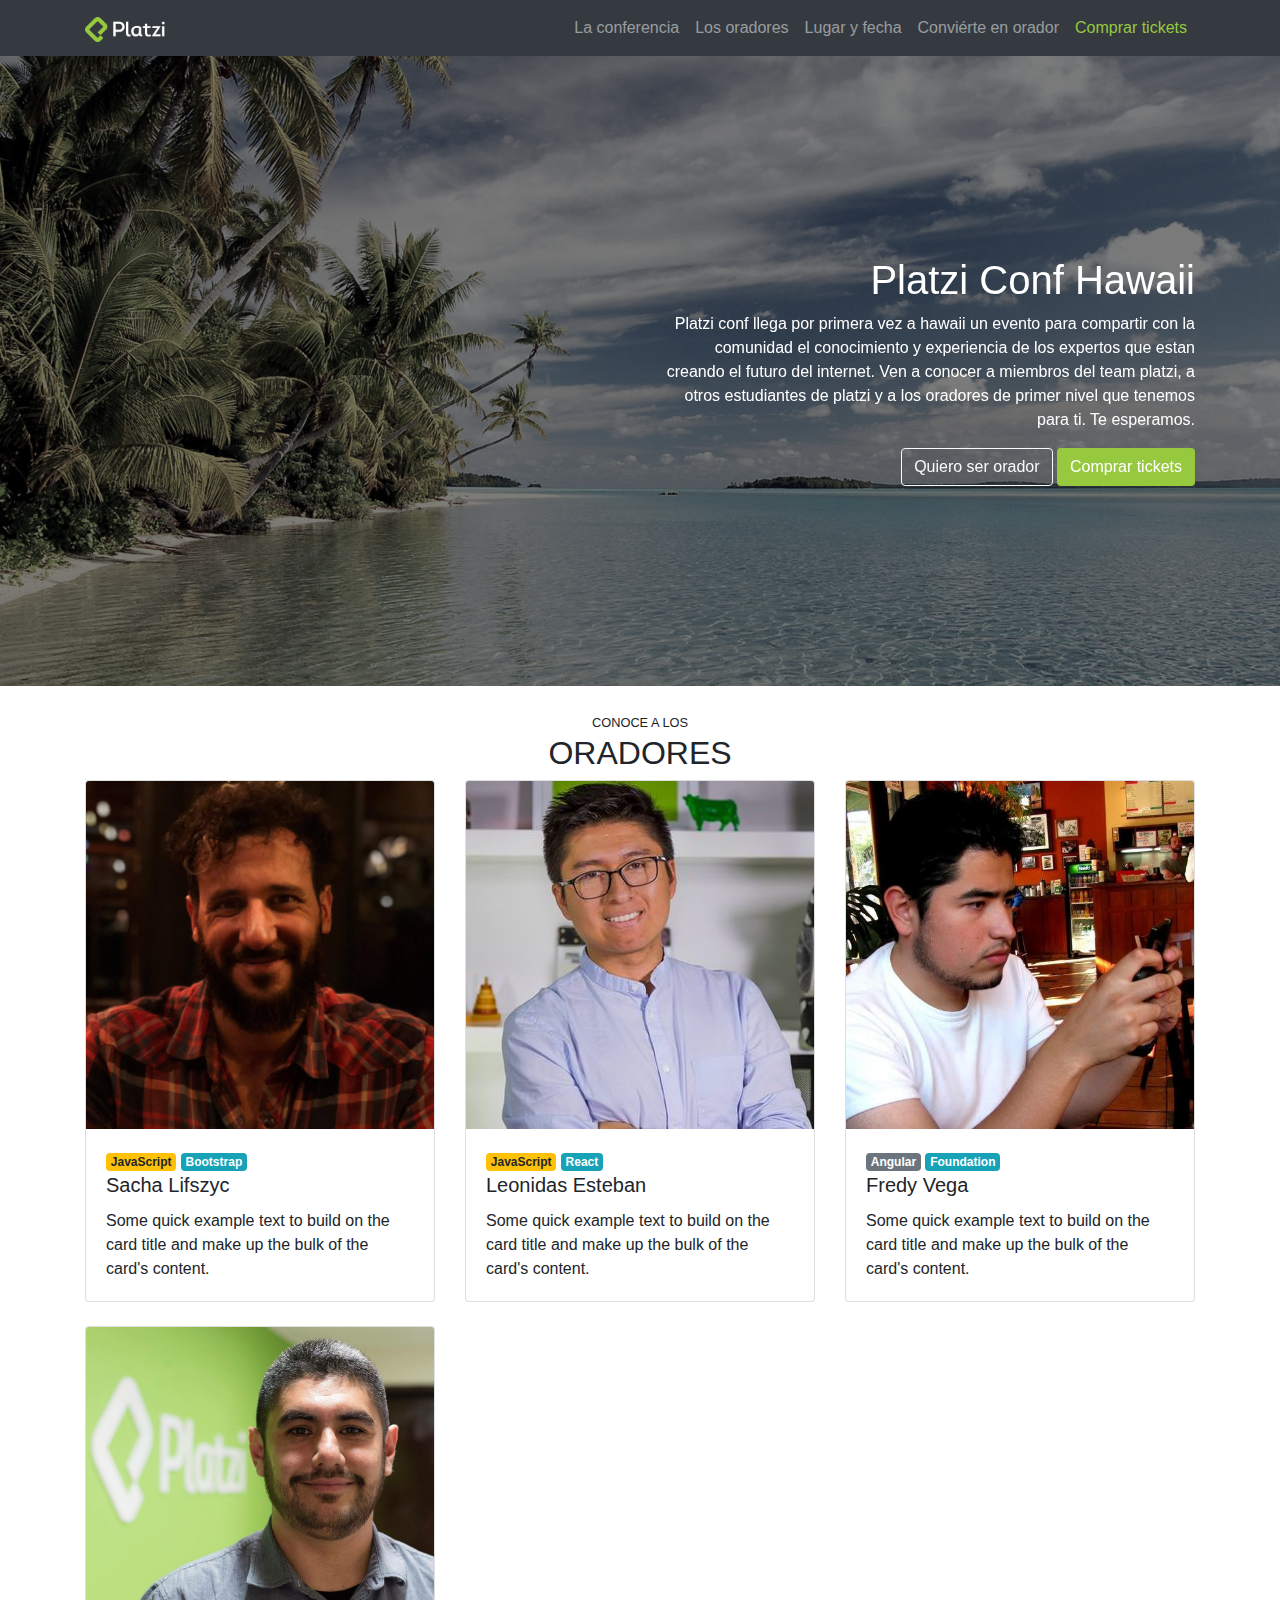
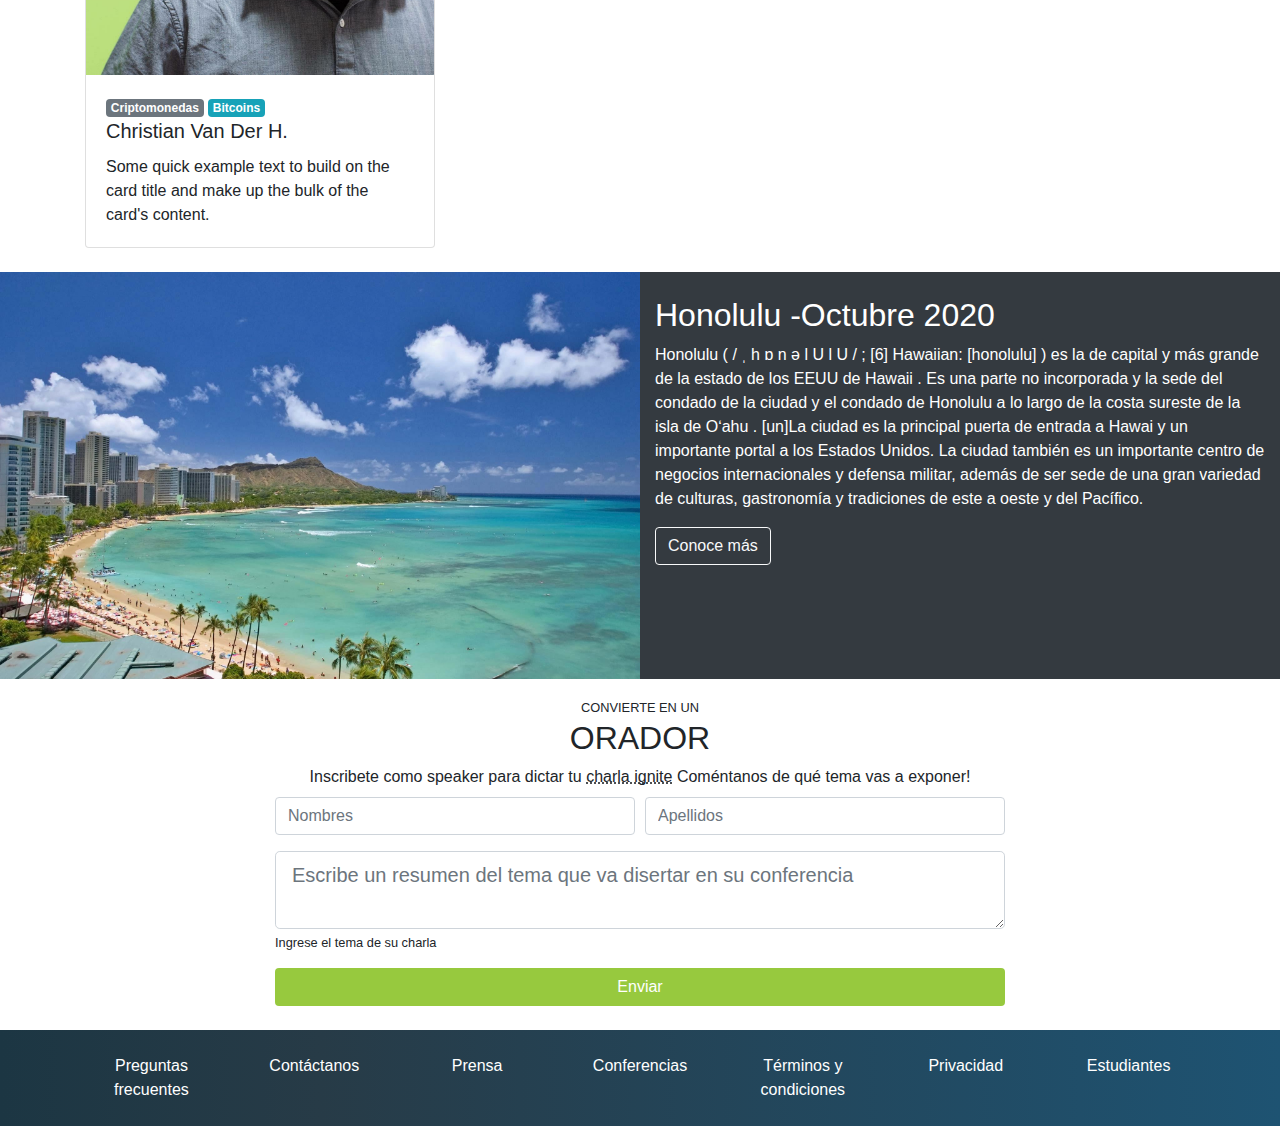
<file: index.html>
<!DOCTYPE html>
<html lang="en">
  <head>
    <!-- Required meta tags -->
    <meta charset="utf-8" />
    <meta
      name="viewport"
      content="width=device-width, initial-scale=1, shrink-to-fit=no"
    />

    <!-- Bootstrap CSS -->
    <link
      rel="stylesheet"
      href="https://stackpath.bootstrapcdn.com/bootstrap/4.4.1/css/bootstrap.min.css"
      integrity="sha384-Vkoo8x4CGsO3+Hhxv8T/Q5PaXtkKtu6ug5TOeNV6gBiFeWPGFN9MuhOf23Q9Ifjh"
      crossorigin="anonymous"
    />
    <link rel="stylesheet" href="./grilla-bootstrap/index.css" />

    <title>Curso Bootstrap</title>
  </head>
  <!--data-spy y data-target para agregar efecto de transicion
  entre las pestañas del menu y data-offset para mover al padding
-->
  <body data-spy="scroll" data-target="#navbarPlatzi" data-offset="57">
    <!--Header-->

    <nav id="header" class="navbar navbar-expand-lg navbar-dark bg-dark sticky-top">
      <!-- sticky-top sirve para que el header actualice como
      se modifica la navegacion de los items del menu-->
      <div class="container">
        <a class="navbar-brand" href="#">
          <img src="assets/images/platzi-logo.png" alt="Platzi Logo" />
        </a>
        <!-- el data-target siempre referencia al id del div en este caso en navbarPlatzi-->
        <button
          class="navbar-toggler"
          type="button"
          data-toggle="collapse"
          data-target="#navbarPlatzi"
          aria-controls="navbarSupportedContent"
          aria-expanded="false"
          aria-label="Toggle navigation"
        >
          <span class="navbar-toggler-icon"></span>
        </button>

        <div class="collapse navbar-collapse" id="navbarPlatzi">
          <ul class="navbar-nav ml-auto">
            <!--cambio de margin a left-auto-->
            <li class="nav-item">
              <a class="nav-link" href="#main">La conferencia</a>
            </li>
            <li class="nav-item">
              <a class="nav-link" href="#speakers">Los oradores</a>
            </li>
            <li class="nav-item">
              <a class="nav-link" href="#place-time">Lugar y fecha</a>
            </li>
            <li class="nav-item">
              <a class="nav-link" href="#conviertete-en-orador">Conviérte en orador</a>
            </li>
            <li class="nav-item">
              <a class="nav-link text-platzi" href="#" data-toggle="modal" data-target="#modalCompra">Comprar tickets</a>
            </li>
          </ul>
        </div>
      </div>
    </nav>

    <!--Fin Header-->

    <!-- Contenido principal-->
    <main id="main">
      <div
        id="carousel"
        class="carousel slide carousel-fade"
        data-ride="carousel"
        data-pause="false"
      >
        <div class="carousel-inner">
          <div class="carousel-item active">
            <img
              class="d-block w-100"
              src="./assets/images/hawaii.jpg"
              alt="hawaii"
            />
          </div>
          <div class="carousel-item">
            <img
              class="d-block w-100"
              src="./assets/images/hawaii2.jpg"
              alt="hawaii2"
            />
          </div>
          <div class="carousel-item">
            <img
              class="d-block w-100"
              src="./assets/images/hawaii3.jpeg  "
              alt="hawaii3"
            />
          </div>
        </div>

        <div class="overlay">
          <div class="container">
            <div class="row align-items-center">
              <div class="col-md-6 offset-md-6 text-center text-md-right">
                <h1>Platzi Conf Hawaii</h1>
                <p class="d-none d-md-block">
                  Platzi conf llega por primera vez a hawaii un evento para
                  compartir con la comunidad el conocimiento y experiencia de
                  los expertos que estan creando el futuro del internet. Ven a
                  conocer a miembros del team platzi, a otros estudiantes de
                  platzi y a los oradores de primer nivel que tenemos para ti.
                  Te esperamos.
                </p>
                <a href="#" class="btn btn-outline-light">Quiero ser orador</a>
                <button type="button" class="btn btn-platzi" data-toggle="modal" data-target="#modalCompra">
                  Comprar tickets
                </button>
              </div>
            </div>
          </div>
        </div>
      </div>
    </main>
    <!-- Fin de contenido principal-->

    <!--Speakers-->
    <section id="speakers" class="mt-4">
      <div class="container">
        <div class="row">
          <div class="col text-center text-uppercase">
            <small>Conoce a los</small>
            <h2>Oradores</h2>
          </div>
        </div>

        <div class="row">
          <div class="col-12 col-md-6 col-lg-4 mb-4">
            <div class="card">
              <img
                class="card-img-top"
                src="assets/speakers/sacha.jpg"
                alt="Foto de Sasha"
              />
              <div class="card-body">
                <div class="badges">
                  <span class="badge badge-warning">JavaScript</span>
                  <span class="badge badge-info">Bootstrap</span>
                </div>
                <h5 class="card-title">Sacha Lifszyc</h5>
                
                <p class="card-text">
                  Some quick example text to build on the card title and make up
                  the bulk of the card's content.
                </p>
              </div>
            </div>
          </div>

          <div class="col-12 col-md-6 col-lg-4 mb-4">
            <div class="card">
              <img
                class="card-img-top"
                src="assets/speakers/leonidas2.jpeg"
                alt="Foto de Sasha"
              />
              <div class="card-body">
                <div class="badges">
                  <span class="badge badge-warning">JavaScript</span>
                  <span class="badge badge-info">React</span>
                </div>
                <h5 class="card-title">Leonidas Esteban</h5>
                
                <p class="card-text">
                  Some quick example text to build on the card title and make up
                  the bulk of the card's content.
                </p>
              </div>
            </div>
          </div>

          <div class="col-12 col-md-6 col-lg-4 mb-4">
            <div class="card">
              <img
                class="card-img-top"
                src="assets/speakers/freddy.jpeg"
                alt="Foto de Sasha"
              />
              <div class="card-body">
                <div class="badges">
                  <span class="badge badge-secondary">Angular</span>
                  <span class="badge badge-info">Foundation</span>
                </div>
                <h5 class="card-title">Fredy Vega</h5>
                
                <p class="card-text">
                  Some quick example text to build on the card title and make up
                  the bulk of the card's content.
                </p>
              </div>
            </div>
          </div>

          <div class="col-12 col-md-6 col-lg-4 mb-4">
            <div class="card">
              <img
                class="card-img-top"
                src="assets/speakers/cvander.jpeg"
                alt="Foto de Sasha"
              />
              <div class="card-body">
                <div class="badges">
                  <span class="badge badge-secondary">Criptomonedas</span>
                  <span class="badge badge-info">Bitcoins</span>
                </div>
                <h5 class="card-title">Christian Van Der H.</h5>
                
                <p class="card-text">
                  Some quick example text to build on the card title and make up
                  the bulk of the card's content.
                </p>
              </div>
            </div>
          </div>

        </div>
      </div>
    </section>
    <!-- Fin Speakers-->

    <!--Lugar y fecha-->
    <section id="place-time">
      <div class="container-fluid">
        <div class="row">
          <div class="col-12 col-md-6 pr-0 pl-0">
            <img src="assets/images/honolulu.jpg" alt="Honolulu">
          </div>
          <div class="col-12 col-md-6 pt-4 pb-4">
          <h2>Honolulu -Octubre 2020</h2>
          <p>
            Honolulu ( / ˌ h ɒ n ə l U l U / ; [6] Hawaiian:  [honolulu] ) es la de capital 
            y más grande de la estado de los EEUU de Hawaii . 
            Es una parte no incorporada y la sede del condado de la ciudad 
            y el condado de Honolulu a lo largo de la costa sureste de la isla de Oʻahu .
             [un]La ciudad es la principal puerta de entrada a Hawai 
             y un importante portal a los Estados Unidos. 
             La ciudad también es un importante centro de negocios internacionales
              y defensa militar, además de ser sede de una gran variedad de culturas, 
            gastronomía y tradiciones de este a oeste y del Pacífico.
          </p>
          <a href="https://en.wikipedia.org/wiki/Honolulu" class="btn btn-outline-light" data-toggle="tooltip" data-placement="right" title="Ir a wikipedia.es">Conoce más</a>
        </div>
        </div>
      </div>
    </section>
    <!--Fin Lugar y fecha-->

    <!--Convierte en Speaker-->
    <section id="convierte-en-orador" class="pb-3 pt-3">
      <div class="container">
        <div class="row">
          <div class="col text-uppercase text-center">
            <small>Convierte en un</small>
            <h2>Orador</h2>
          </div>
        </div>
        <div class="row">
          <div class="col text-center">
            Inscribete como speaker para dictar tu
            <abbr data-toggle="tooltip" title="Charlas de 5 minutos">charla ignite</abbr>
            Coméntanos de qué tema vas a exponer!
          </div>
        </div>

        <div class="row">
          <div class="col col-lg-8 col-md-10 offset-md-1 offset-lg-2 pt-2 pb-2">
            <form>
              <div class="form-row">
                <div class="col-12 col-md-6 form-group">
                  <input type="text" class="form-control" placeholder="Nombres">
                </div>
                <div class="col-12 col-md-6 form-group">
                  <input type="text" class="form-control" placeholder="Apellidos">
                </div>
              </div>
              <div class="form-row">
                <div class="col form-group">
                  <textarea name="text" id="" class="form-control form-control-lg" placeholder="Escribe un resumen del tema que va disertar en su conferencia"></textarea>
                <small class="form-text text-mute">
                  Ingrese el tema de su charla 
                </small>
                <!--El text-mute es para letra gris -->
                </div>
              </div>
              <div class="form-row">
                <div class="col">
                  <button type="button" class="btn btn-platzi btn-block">Enviar</button>
                </div>
              </div>
            </form>
          </div>
        </div>
      </div>
    </section>
    <!--Fin Convierte en speaker-->

    <!--Footer-->
    <footer id="footer" class="pb-4 pt-4">
      <div class="container">
        <div class="row text-center">
          <div class="col-12 col-md"><a href="#">Preguntas frecuentes</a></div>
          <div class="col-12 col-md"><a href="#">Contáctanos</a></div>
          <div class="col-12 col-md"><a href="#">Prensa</a></div>
          <div class="col-12 col-md"><a href="#">Conferencias</a></div>
          <div class="col-12 col-md">
            <a href="#">Términos y condiciones</a>
          </div>
          <div class="col-12 col-md"><a href="#">Privacidad</a></div>
          <div class="col-12 col-md"><a href="#">Estudiantes</a></div>
        </div>
      </div>
    </footer>

    <!-- Fin Footer -->

    <!-- Modal -->
<div class="modal fade" id="modalCompra" tabindex="-1" role="dialog" aria-labelledby="exampleModalCenterTitle" aria-hidden="true">
  <div class="modal-dialog modal-dialog-centered" role="document">
    <div class="modal-content">
      <div class="modal-header">
        <h5 class="modal-title" id="exampleModalCenterTitle">Comprar tickets</h5>
        <button type="button" class="close" data-dismiss="modal" aria-label="Close">
          <span aria-hidden="true">&times;</span>
        </button>
      </div>
      <div class="modal-body">
        <form>
          <div class="form-row">
            <div class="form-group col">
              <div class="input-group mb-3">
                <div class="input-group-prepend">
                  <span class="input-group-text" id="basic-addon1">@</span>
                </div>
                <input type="text" class="form-control" placeholder="Username" aria-label="Username" aria-describedby="basic-addon1">
              </div>
            </div>
          </div>
        </form>
        <div class="alert alert-warning">
          Recibirá un correo electrónico para confirmar su compra 
        </div>
      </div>
      <div class="modal-footer">
        <button type="button" class="btn btn-secondary" data-dismiss="modal">Cancelar</button>
        <button type="button" class="btn btn-platzi">Comprar</button>
      </div>
    </div>
  </div>
</div>
<!--Fin Modal -->

<!-- Modal Compra Confirmada -->
<div class="modal fade" id="compra-confirmada" tabindex="-1" role="dialog" aria-labelledby="exampleModalLabel" aria-hidden="true">
  <div class="modal-dialog" role="document">
    <div class="modal-content">
      <div class="modal-header">
        <h5 class="modal-title" id="exampleModalLabel">Modal title</h5>
        <button type="button" class="close" data-dismiss="modal" aria-label="Close">
          <span aria-hidden="true">&times;</span>
        </button>
      </div>
      <div class="modal-body">
        <div class="alert alert-success">Su compra se ha realizado con éxito</div>
      </div>
      <div class="modal-footer">
        <button type="button" class="btn btn-secondary" data-dismiss="modal">Close</button>
        <button type="button" class="btn btn-primary">Save changes</button>
      </div>
    </div>
  </div>
</div>
<!--Fin Modal Compra Confirmada -->

    <!-- Optional JavaScript -->
    <!-- jQuery first, then Popper.js, then Bootstrap JS -->
    <script
      src="https://code.jquery.com/jquery-3.4.1.slim.min.js"
      integrity="sha384-J6qa4849blE2+poT4WnyKhv5vZF5SrPo0iEjwBvKU7imGFAV0wwj1yYfoRSJoZ+n"
      crossorigin="anonymous"
    ></script>
    <script
      src="https://cdn.jsdelivr.net/npm/popper.js@1.16.0/dist/umd/popper.min.js"
      integrity="sha384-Q6E9RHvbIyZFJoft+2mJbHaEWldlvI9IOYy5n3zV9zzTtmI3UksdQRVvoxMfooAo"
      crossorigin="anonymous"
    ></script>
    <script
      src="https://stackpath.bootstrapcdn.com/bootstrap/4.4.1/js/bootstrap.min.js"
      integrity="sha384-wfSDF2E50Y2D1uUdj0O3uMBJnjuUD4Ih7YwaYd1iqfktj0Uod8GCExl3Og8ifwB6"
      crossorigin="anonymous"
    ></script>
    <script src="index.js"></script>
  </body>
</html>
</file>
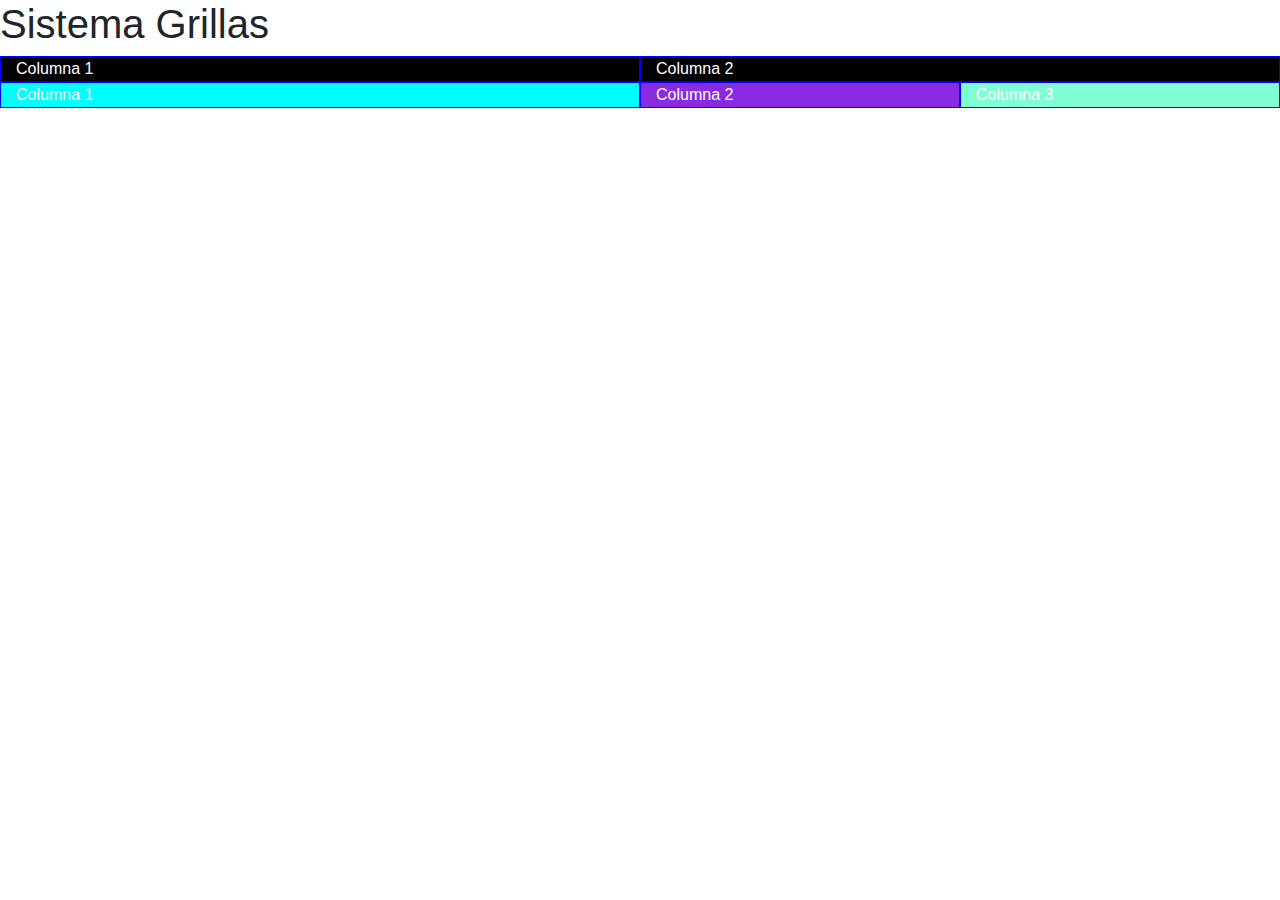
<file: grilla-bootstrap/index.html>
<!doctype html>
<html lang="es">
  <head>
    <!-- Required meta tags -->
    <meta charset="utf-8">
    <meta name="viewport" content="width=device-width, initial-scale=1, shrink-to-fit=no">

    <!-- Bootstrap CSS -->
    <link rel="stylesheet" href="https://stackpath.bootstrapcdn.com/bootstrap/4.4.1/css/bootstrap.min.css" integrity="sha384-Vkoo8x4CGsO3+Hhxv8T/Q5PaXtkKtu6ug5TOeNV6gBiFeWPGFN9MuhOf23Q9Ifjh" crossorigin="anonymous">
    
    <style>
        .col{
            border: 1px solid blue;
        }
    </style>
    <title>Sistema Grillas</title>
  </head>
  <body>
    <h1>Sistema Grillas</h1>
    <div class="container-fluid" style="background-color: black; color: white;">
        <div class="row">
            <div class="col">Columna 1</div>
            <div class="col">Columna 2</div>
        </div>
        <div class="row">
            <div class="col col-lg-6" style="background-color: aqua;">Columna 1</div>
            <div class="col col-lg-3" style="background-color: blueviolet;">Columna 2</div>
            <div class="col col-lg-3" style="background-color: aquamarine;">Columna 3</div>
        </div>
    </div>    

    <!-- Optional JavaScript -->
    <!-- jQuery first, then Popper.js, then Bootstrap JS -->
    <script src="https://code.jquery.com/jquery-3.4.1.slim.min.js" integrity="sha384-J6qa4849blE2+poT4WnyKhv5vZF5SrPo0iEjwBvKU7imGFAV0wwj1yYfoRSJoZ+n" crossorigin="anonymous"></script>
    <script src="https://cdn.jsdelivr.net/npm/popper.js@1.16.0/dist/umd/popper.min.js" integrity="sha384-Q6E9RHvbIyZFJoft+2mJbHaEWldlvI9IOYy5n3zV9zzTtmI3UksdQRVvoxMfooAo" crossorigin="anonymous"></script>
    <script src="https://stackpath.bootstrapcdn.com/bootstrap/4.4.1/js/bootstrap.min.js" integrity="sha384-wfSDF2E50Y2D1uUdj0O3uMBJnjuUD4Ih7YwaYd1iqfktj0Uod8GCExl3Og8ifwB6" crossorigin="anonymous"></script>
  </body>
</html>
</file>
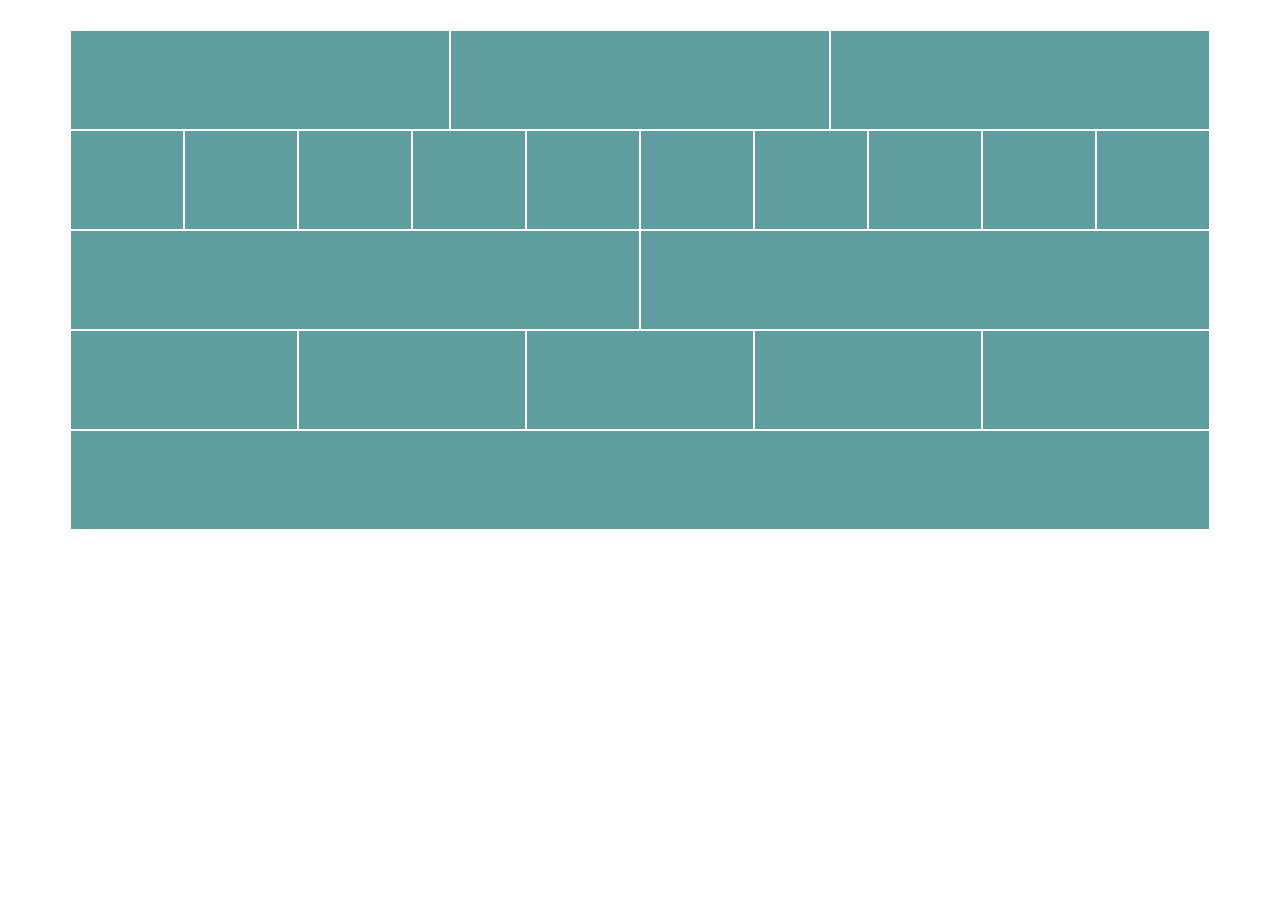
<file: grilla-bootstrap/grillas1.html>
<!DOCTYPE html>
<html lang="es">
  <head>
    <!-- Required meta tags -->
    <meta charset="utf-8" />
    <meta
      name="viewport"
      content="width=device-width, initial-scale=1, shrink-to-fit=no"
    />

    <!-- Bootstrap CSS -->
    <link
      rel="stylesheet"
      href="https://stackpath.bootstrapcdn.com/bootstrap/4.4.1/css/bootstrap.min.css"
      integrity="sha384-Vkoo8x4CGsO3+Hhxv8T/Q5PaXtkKtu6ug5TOeNV6gBiFeWPGFN9MuhOf23Q9Ifjh"
      crossorigin="anonymous"
    />
    <style>
      .col {
        border: 1px solid white;
        height: 100px;
      }

      .container{
        padding-top: 30px;
      }
    </style>
    <title>Grillas 1</title>
  </head>
  <body>
   
    <div class="container">
        
      <div class="row">
        <div class="col col-4" style="background-color: cadetblue;"></div>
        <div class="col col-4" style="background-color: cadetblue;"></div>
        <div class="col col-4" style="background-color: cadetblue;"></div>
      </div>
      <div class="row">
        <div class="col" style="background-color: cadetblue;"></div>
        <div class="col" style="background-color: cadetblue;"></div>
        <div class="col" style="background-color: cadetblue;"></div>
        <div class="col" style="background-color: cadetblue;"></div>
        <div class="col" style="background-color: cadetblue;"></div>
        <div class="col" style="background-color: cadetblue;"></div>
        <div class="col" style="background-color: cadetblue;"></div>
        <div class="col" style="background-color: cadetblue;"></div>
        <div class="col" style="background-color: cadetblue;"></div>
        <div class="col" style="background-color: cadetblue;"></div>
      </div>
      <div class="row">
        <div class="col" style="background-color: cadetblue;"></div>
        <div class="col" style="background-color: cadetblue;"></div>
      </div>
      <div class="row">
        <div class="col" style="background-color: cadetblue;"></div>
        <div class="col" style="background-color: cadetblue;"></div>
        <div class="col" style="background-color: cadetblue;"></div>
        <div class="col" style="background-color: cadetblue;"></div>
        <div class="col" style="background-color: cadetblue;"></div>
      </div>
      <div class="row">
        <div class="col" style="background-color: cadetblue;"></div>
      </div>
    </div>

    <!-- Optional JavaScript -->
    <!-- jQuery first, then Popper.js, then Bootstrap JS -->
    <script
      src="https://code.jquery.com/jquery-3.4.1.slim.min.js"
      integrity="sha384-J6qa4849blE2+poT4WnyKhv5vZF5SrPo0iEjwBvKU7imGFAV0wwj1yYfoRSJoZ+n"
      crossorigin="anonymous"
    ></script>
    <script
      src="https://cdn.jsdelivr.net/npm/popper.js@1.16.0/dist/umd/popper.min.js"
      integrity="sha384-Q6E9RHvbIyZFJoft+2mJbHaEWldlvI9IOYy5n3zV9zzTtmI3UksdQRVvoxMfooAo"
      crossorigin="anonymous"
    ></script>
    <script
      src="https://stackpath.bootstrapcdn.com/bootstrap/4.4.1/js/bootstrap.min.js"
      integrity="sha384-wfSDF2E50Y2D1uUdj0O3uMBJnjuUD4Ih7YwaYd1iqfktj0Uod8GCExl3Og8ifwB6"
      crossorigin="anonymous"
    ></script>
  </body>
</html>
</file>
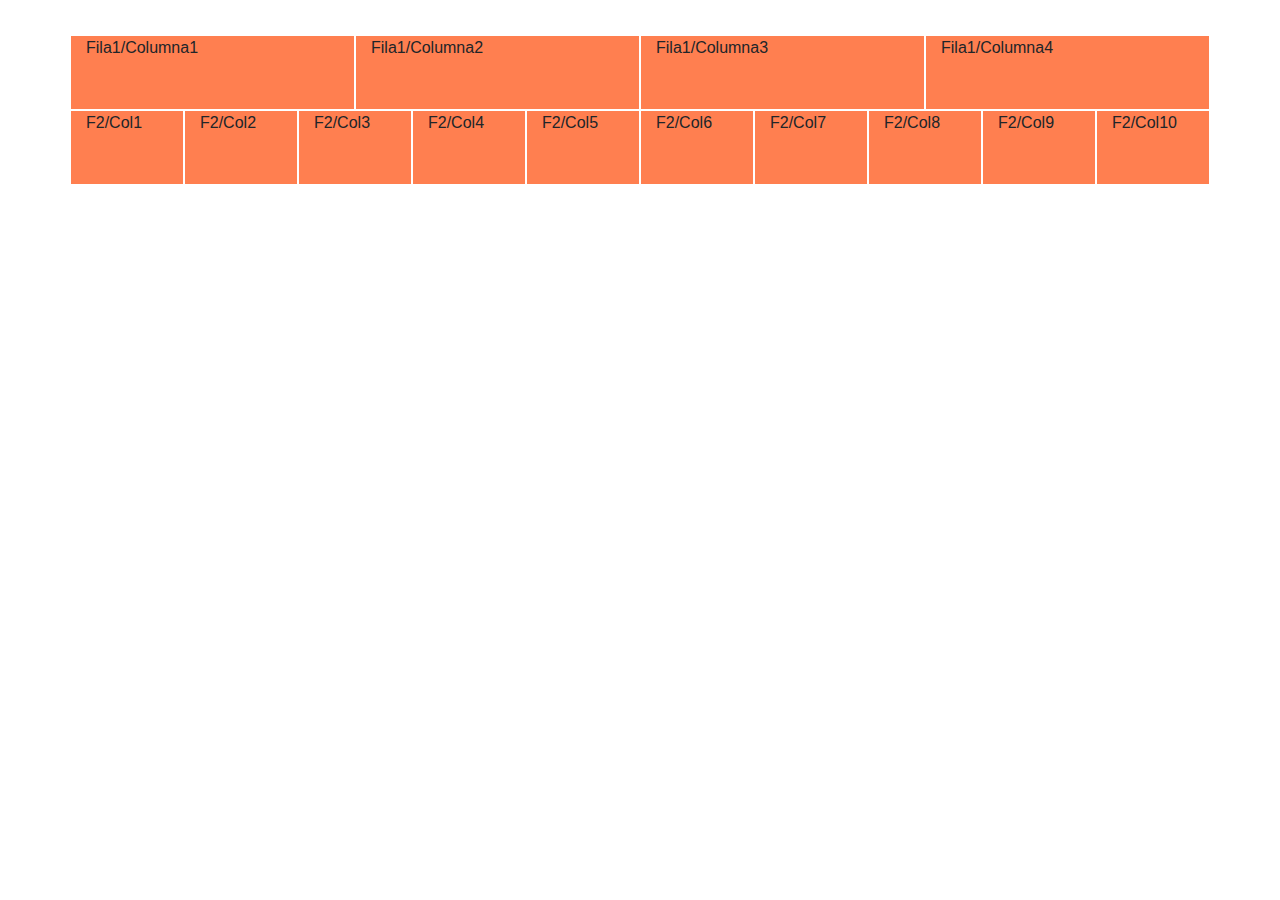
<file: grilla-bootstrap/grillas2.html>
<!doctype html>
<html lang="es">
  <head>
    <!-- Required meta tags -->
    <meta charset="utf-8">
    <meta name="viewport" content="width=device-width, initial-scale=1, shrink-to-fit=no">

    <!-- Bootstrap CSS -->
    <link rel="stylesheet" href="https://stackpath.bootstrapcdn.com/bootstrap/4.4.1/css/bootstrap.min.css" integrity="sha384-Vkoo8x4CGsO3+Hhxv8T/Q5PaXtkKtu6ug5TOeNV6gBiFeWPGFN9MuhOf23Q9Ifjh" crossorigin="anonymous">

    <style>
        .columna{
            height: 75px;
            border: 1px solid white;
            background-color: coral;
        }

        .container{
            margin-top: 35px;
        }
    </style>
    <!-- Cuando no especificamos el numero de columnas que ocupa el div se distribuye 
    a partir de 12 entre todos los divs que pertenecen al mismo row -->
    <title>Grillas 2</title>
  </head>
  <body>
      <div class="container">
        <div class="row">
            <div class="columna col-6 col-lg col-sm-6 col-md">Fila1/Columna1</div>
            <div class="columna col-6 col-lg col-sm-6 col-md">Fila1/Columna2</div>
            <div class="columna col-6 col-lg col-sm-6 col-md">Fila1/Columna3</div>
            <div class="columna col-6 col-lg col-sm-6 col-md">Fila1/Columna4</div>
        </div>
        <div class="row">
            <div class="columna col-12 col-lg col-md-6 col-sm-12">F2/Col1</div>
            <div class="columna col-12 col-lg col-md-6 col-sm-12">F2/Col2</div>
            <div class="columna col-12 col-lg col-md-6 col-sm-12">F2/Col3</div>
            <div class="columna col-12 col-lg col-md-6 col-sm-12">F2/Col4</div>
            <div class="columna col-12 col-lg col-md-6 col-sm-12">F2/Col5</div>
            <div class="columna col-12 col-lg col-md-6 col-sm-12">F2/Col6</div>
            <div class="columna col-12 col-lg col-md-6 col-sm-12">F2/Col7</div>
            <div class="columna col-12 col-lg col-md-6 col-sm-12">F2/Col8</div>
            <div class="columna col-12 col-lg col-md-6 col-sm-12">F2/Col9</div>
            <div class="columna col-12 col-lg col-md-6 col-sm-12">F2/Col10</div>
        </div>
      </div>
        
    <!-- Optional JavaScript -->
    <!-- jQuery first, then Popper.js, then Bootstrap JS -->
    <script src="https://code.jquery.com/jquery-3.4.1.slim.min.js" integrity="sha384-J6qa4849blE2+poT4WnyKhv5vZF5SrPo0iEjwBvKU7imGFAV0wwj1yYfoRSJoZ+n" crossorigin="anonymous"></script>
    <script src="https://cdn.jsdelivr.net/npm/popper.js@1.16.0/dist/umd/popper.min.js" integrity="sha384-Q6E9RHvbIyZFJoft+2mJbHaEWldlvI9IOYy5n3zV9zzTtmI3UksdQRVvoxMfooAo" crossorigin="anonymous"></script>
    <script src="https://stackpath.bootstrapcdn.com/bootstrap/4.4.1/js/bootstrap.min.js" integrity="sha384-wfSDF2E50Y2D1uUdj0O3uMBJnjuUD4Ih7YwaYd1iqfktj0Uod8GCExl3Og8ifwB6" crossorigin="anonymous"></script>
  </body>
</html>
</file>
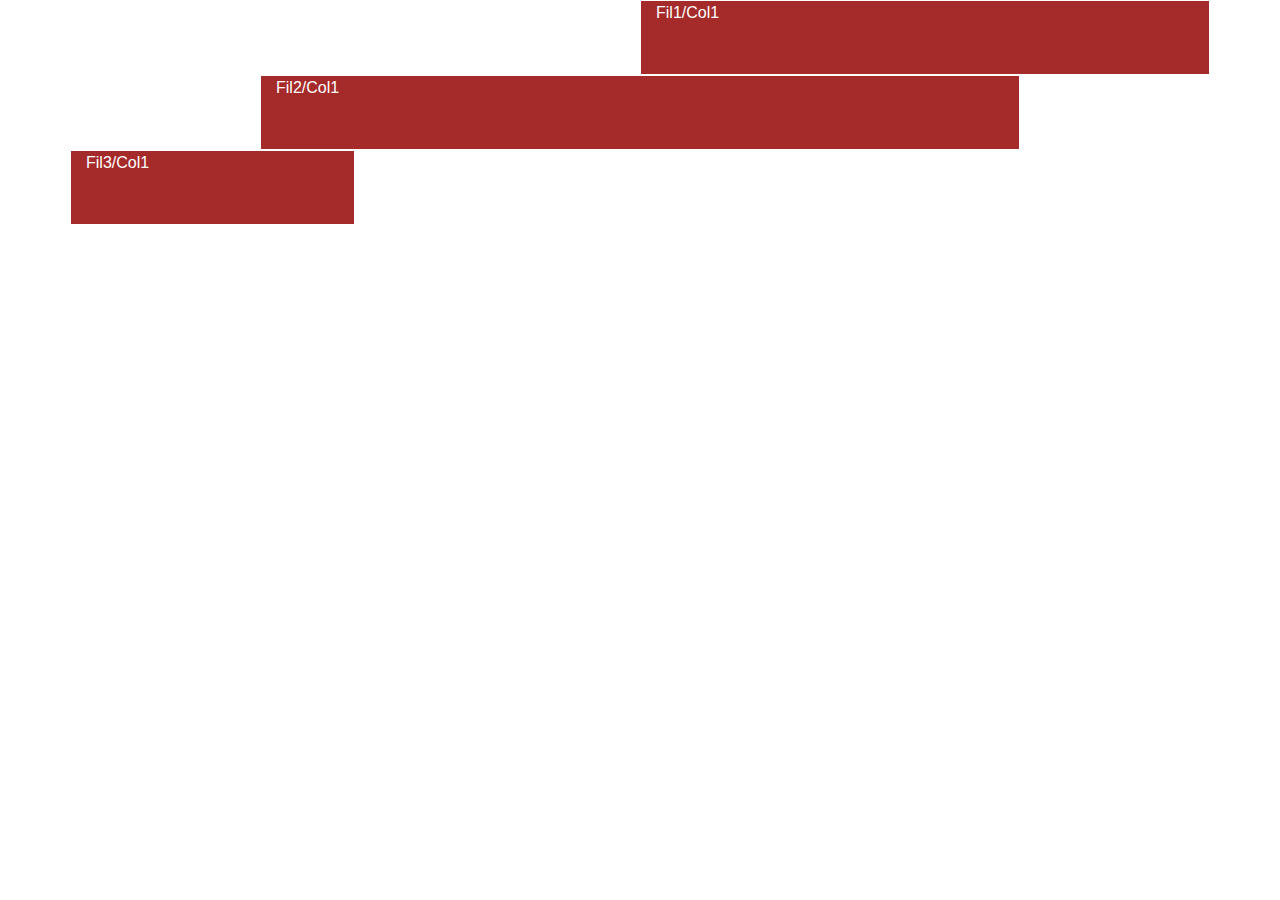
<file: grilla-bootstrap/grillas3.html>
<!doctype html>
<html lang="poT4WnyKhv5vZF5SrPo0iEjwBvKU7imGFAV0wwj1yYfoRSJoZ">
  <head>
    <!-- Required meta tags -->
    <meta charset="utf-8">
    <meta name="viewport" content="width=device-width, initial-scale=1, shrink-to-fit=no">

    <!-- Bootstrap CSS -->
    <link rel="stylesheet" href="https://stackpath.bootstrapcdn.com/bootstrap/4.4.1/css/bootstrap.min.css" integrity="sha384-Vkoo8x4CGsO3+Hhxv8T/Q5PaXtkKtu6ug5TOeNV6gBiFeWPGFN9MuhOf23Q9Ifjh" crossorigin="anonymous">
    <style>
        .columna{
            height: 75px;
            background-color: brown;
            border:1px solid white;
            color: white;
        }
    </style>
    <title>Grillas 3</title>
  </head>

  <body>
    <div class="container">
        <div class="row">
            <div class="col-12  columna col-md-6 offset-md-6">Fil1/Col1</div>
        </div> 
        <div class="row"> 
            <div class="col-8 columna col-md-8 offset-md-2">Fil2/Col1</div>
        </div> 
        <div class="row"> 
            <div class="col-3 offset-9 columna col-md-3 offset-md-0 ">Fil3/Col1</div>
        </div>
    </div>
    <!-- Optional JavaScript -->
    <!-- jQuery first, then Popper.js, then Bootstrap JS -->
    <script src="https://code.jquery.com/jquery-3.4.1.slim.min.js" integrity="sha384-J6qa4849blE2+poT4WnyKhv5vZF5SrPo0iEjwBvKU7imGFAV0wwj1yYfoRSJoZ+n" crossorigin="anonymous"></script>
    <script src="https://cdn.jsdelivr.net/npm/popper.js@1.16.0/dist/umd/popper.min.js" integrity="sha384-Q6E9RHvbIyZFJoft+2mJbHaEWldlvI9IOYy5n3zV9zzTtmI3UksdQRVvoxMfooAo" crossorigin="anonymous"></script>
    <script src="https://stackpath.bootstrapcdn.com/bootstrap/4.4.1/js/bootstrap.min.js" integrity="sha384-wfSDF2E50Y2D1uUdj0O3uMBJnjuUD4Ih7YwaYd1iqfktj0Uod8GCExl3Og8ifwB6" crossorigin="anonymous"></script>
  </body>
</html>
</file>
<file: grilla-bootstrap/index.css>
#footer {
    background: linear-gradient(90deg,#1c3643,#273b47 25%,#1e5372);
  }

#footer a {
    color: white;
}  

#header img {
    width: 80px;
}

.text-platzi {
    color: #97c93e !important;
}

#main .carousel-inner img {
    height: 70vh; /*ocupar 70% de alto*/
    object-fit: cover;/*evita estiramiento
     de imagenes*/
     filter: grayscale(70%);/*descolora las imagenes*/

}

/*position:absolute se usa
cuando no se sabe el ancho 
y alto del div*/
#carousel {
    position: relative;
}

#carousel .overlay {
    z-index: 1;
    position: absolute;
    top: 0;
    bottom: 0;
    left: 0;
    right: 0;
    background-color: rgba(0, 0, 0, 0.5);
    color: white;
    
}

#carousel .container {
    height: 100%;
}

#carousel .container .row {
    height: 100%;
}

.btn-platzi {
    background-color: #97c93e;
    color: white;
}

.btn-platzi:hover {
    background-color: #679b0b;
}

#place-time img {
    max-width: 100%;
}

#place-time {
    background-color: #343a40;
    color: white;
}
</file>
